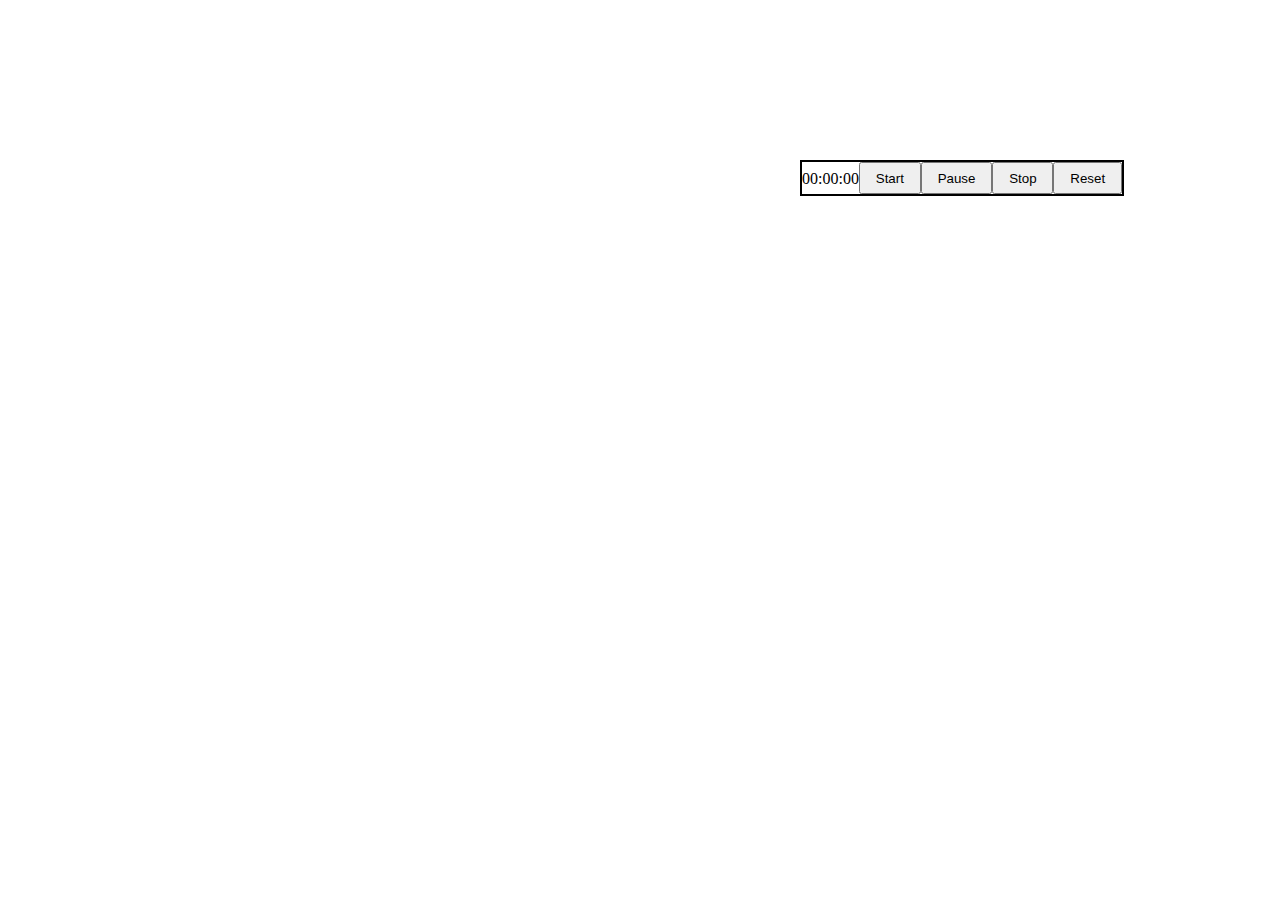
<file: block17/index.html>
<!DOCTYPE html>
<html lang="en">
<head>
    <meta charset="UTF-8">
    <meta name="viewport" content="width=device-width, initial-scale=1.0">
    <title>Time</title>
    <link rel="stylesheet" href="style.css">
    <script src="EventSource.js" type="module"></script>
    <script src="timer.js" type="module"></script>
    <script src="script.js" type="module"></script>
    <script src="index.js" type="module"></script>
</head>
<body>
    <div class="timer">
        <span>00:00:09</span>
        <button date-action="start" class="timer__btn">Start</button>
        <button class="timer__btn">Pause</button>
        <button date-action="stop" class="timer__btn">Stop</button>
        <button class="timer__btn">Reset</button>
    </div>
</body>
</html>
</file>
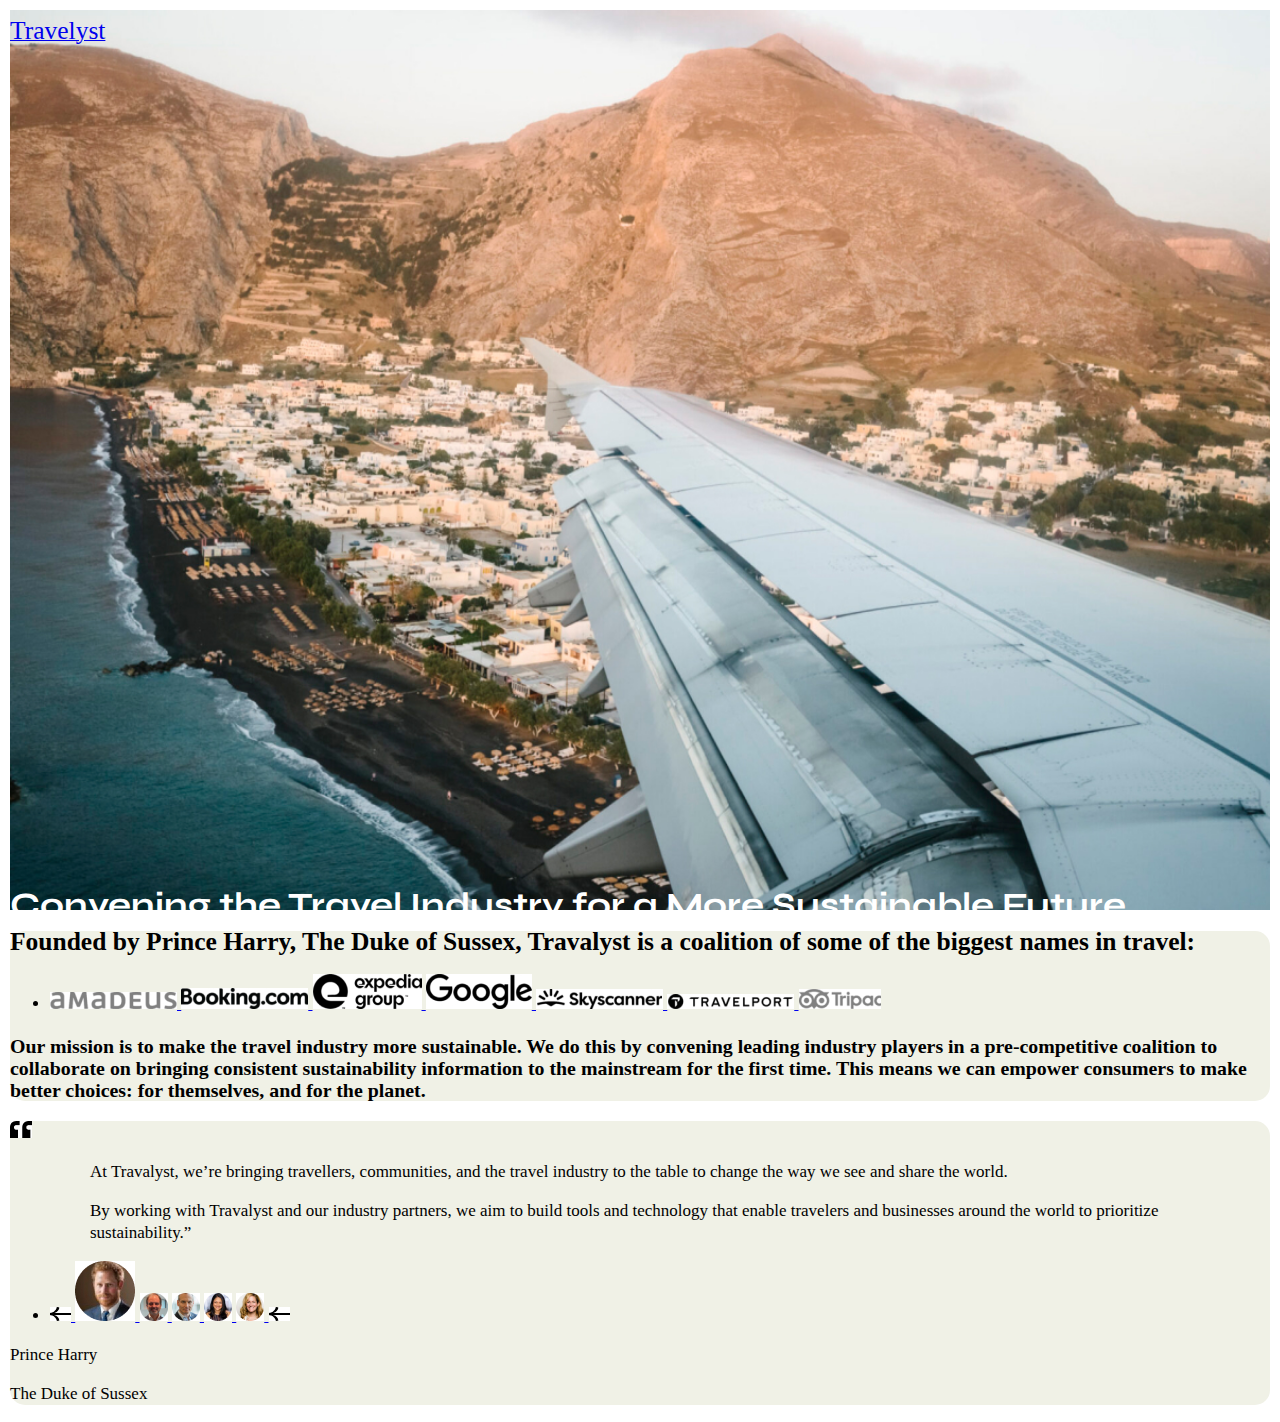
<file: block3/index.html>
<!DOCTYPE html>
<html lang="en">
  <head>
    <meta charset="UTF-8" />
    <meta name="viewport" content="width=device-width, initial-scale=1.0" />
    <title>Travelyst</title>
    <link rel="preconnect" href="https://fonts.googleapis.com" />
    <link rel="preconnect" href="https://fonts.gstatic.com" crossorigin />
    <link rel="stylesheet" href="index.css" />
  </head>
  <body>
    <header>
      <div class="div--header">
        <a href="/" class="link--logo"><span>Travelyst</span></a>
        <img class="firstImage" alt="" src="img/firstImage.jpg" width="100%" />
        <h1>Convening the Travel Industry for a More Sustainable Future</h1>
      </div>
    </header>
    <main>
      <section class="section--1">
        <h2>Founded by Prince Harry, The Duke of Sussex, Travalyst is a coalition of some of the biggest names in travel:</h2>
        <ul>
          <li>
            <a href="/">
              <img src="img/amadeus.jpg" />
              <img src="img/booking.jpg" />
              <img src="img/expedia.jpg" />
              <img src="img/google.jpg" />
              <img src="img/skys.jpg" />
              <img src="img/travelPort.jpg" />
              <img src="img/tripaa.jpg" />
            </a>
          </li>
        </ul>
        <h3>
          Our mission is to make the travel industry more sustainable. We do this by convening leading industry players in a pre-competitive coalition to collaborate on bringing consistent
          sustainability information to the mainstream for the first time. This means we can empower consumers to make better choices: for themselves, and for the planet.
        </h3>
      </section>
      <section class="section--2">
        <img src="img/quotes.jpg" />
        <figure>
          <blockquote>
            <p>At Travalyst, we’re bringing travellers, communities, and the travel industry to the table to change the way we see and share the world.</p>
            <p>By working with Travalyst and our industry partners, we aim to build tools and technology that enable travelers and businesses around the world to prioritize sustainability.”</p>
          </blockquote>
        </figure>
        <ul>
          <li>
            <a href="/">
              <img src="img/arrow.jpg" class="arrowLeft" alt="" />
            </a>
            <a href="/">
              <img src="img/firstPerson.jpg" alt="" class="person" />
            </a>
            <a href="/">
              <img src="img/secondPerson.jpg" alt="" class="person" />
            </a>
            <a href="/">
              <img src="img/thirdPerson.jpg" alt="" class="person" />
            </a>
            <a href="/">
              <img src="img/fourthPerson.jpg" alt="" class="person" />
            </a>
            <a href="/">
              <img src="img/fifthPerson.jpg" alt="" class="person" />
            </a>
            <a href="/">
              <img src="img/arrow.jpg" class="arrowRight" alt="" />
            </a>
          </li>
        </ul>
        <p>Prince Harry</p>
        <p>The Duke of Sussex</p>
      </section>
      <section class="section--3"></section>
    </main>
  </body>
</html>
</file>
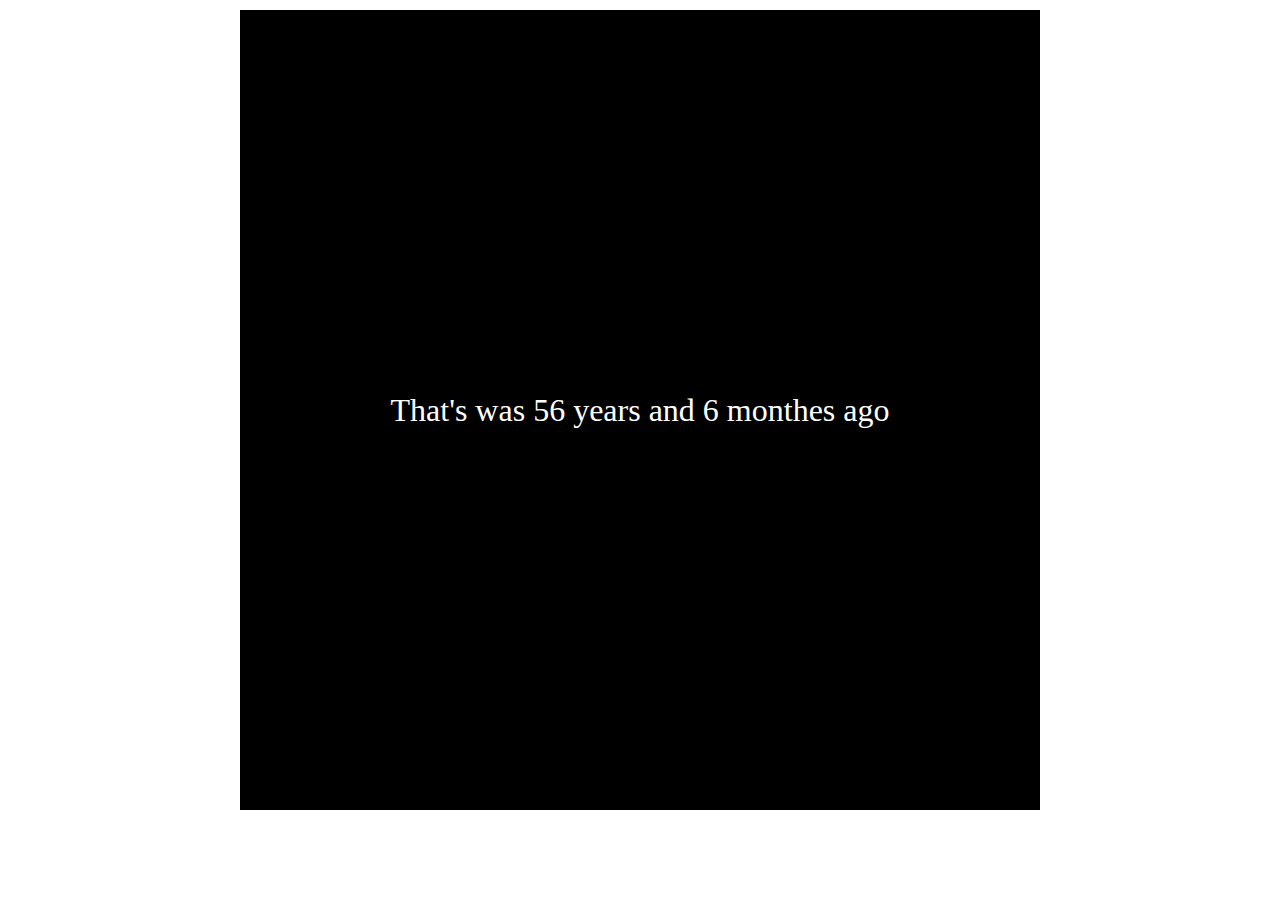
<file: timeToDay/index.html>
<!DOCTYPE html>
<html lang="en">
<head>
    <meta charset="UTF-8">
    <meta name="viewport" content="width=device-width, initial-scale=1.0">
    <title>Date</title>
    <link rel="stylesheet" href="style.css">
    <script src="script.js" defer></script>
</head>
<body>
    <main>
        <div class="div--date">
            <p id="date">Hello World</p>
        </div>
    </main> 
</body>
</html>
</file>
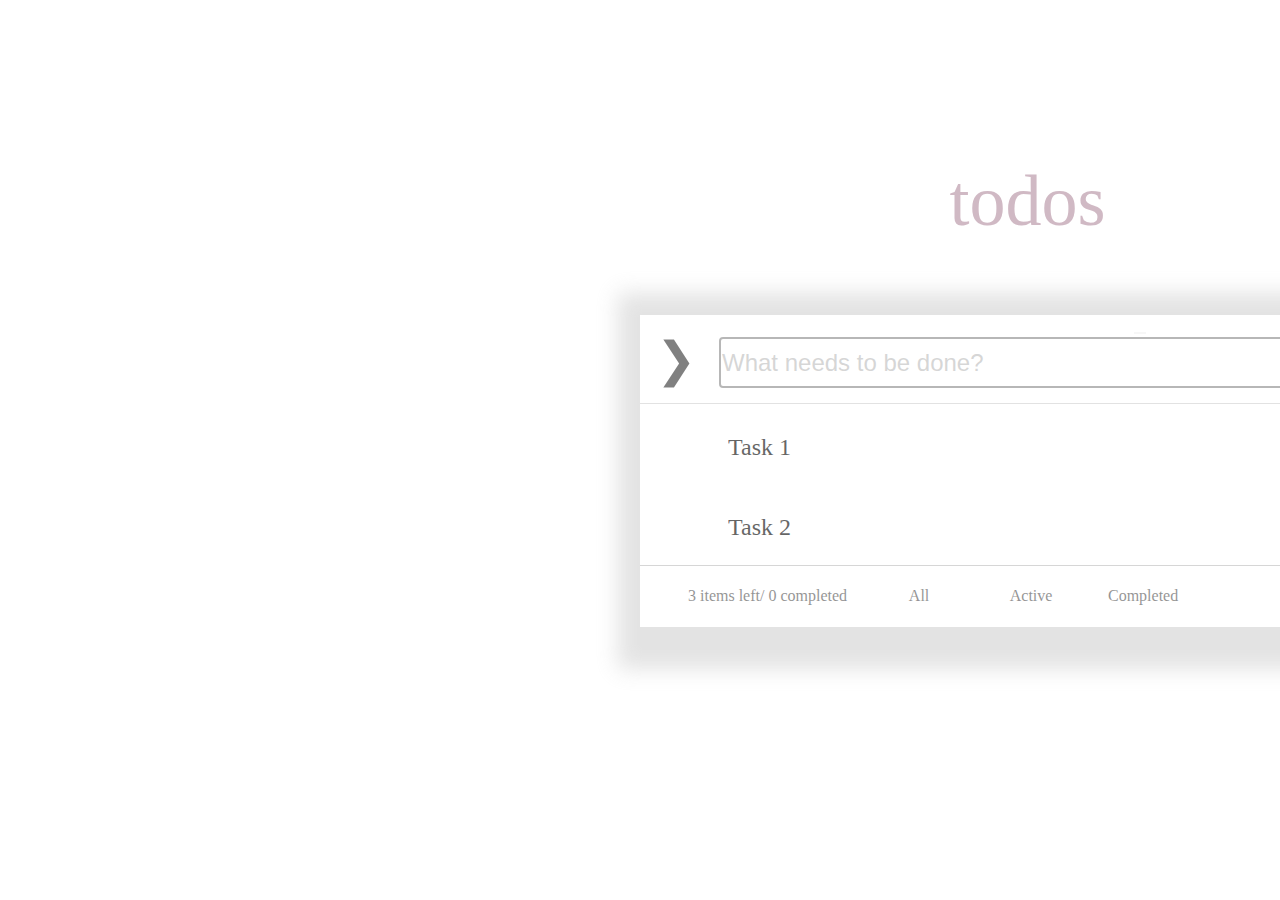
<file: toDoList/index.html>
<!DOCTYPE html>
<html lang="en">
<head>
    <meta charset="UTF-8">
    <meta name="viewport" content="width=device-width, initial-scale=1.0">
    <title>Document</title>
    <link rel="stylesheet" href="styles/style.css">
    <script src="./scripts/app.js" type="module"></script>
</head>
<body>
    <p class="todos">todos</p>
    <div class="main-div">
        <form class="first-div">
            <label placeholder="write something here" type="checkbox">
            <input type="checkbox" name="complete" class="complete-all">
            <span></span>
            </label>
            <input required
            class="new-todo"
            placeholder="What needs to be done?"
            autofocus=""
            name="task"
            aria-label="What needs to be done?">
            <button class="visually-hidden submit" type="submit">Add</button>
        </form>
        <div class="second-div">
            <a href="/"></a>
            <p class="task-p">Task 1</p>
        </div>
        <div class="second-div">
            <a href="/"></a>
            <p class="task-p">Task 2</p>
        </div>
        <div class="under-div">
            <div class="items" href="/">3 items left/ 0 completed</div>
            <a href="/"><div>All</div></a>
            <a href="/"><div>Active</div></a>
            <a href="/"><div>Completed</div></a>
        </div>
    </div>
</body>
</html>
</file>
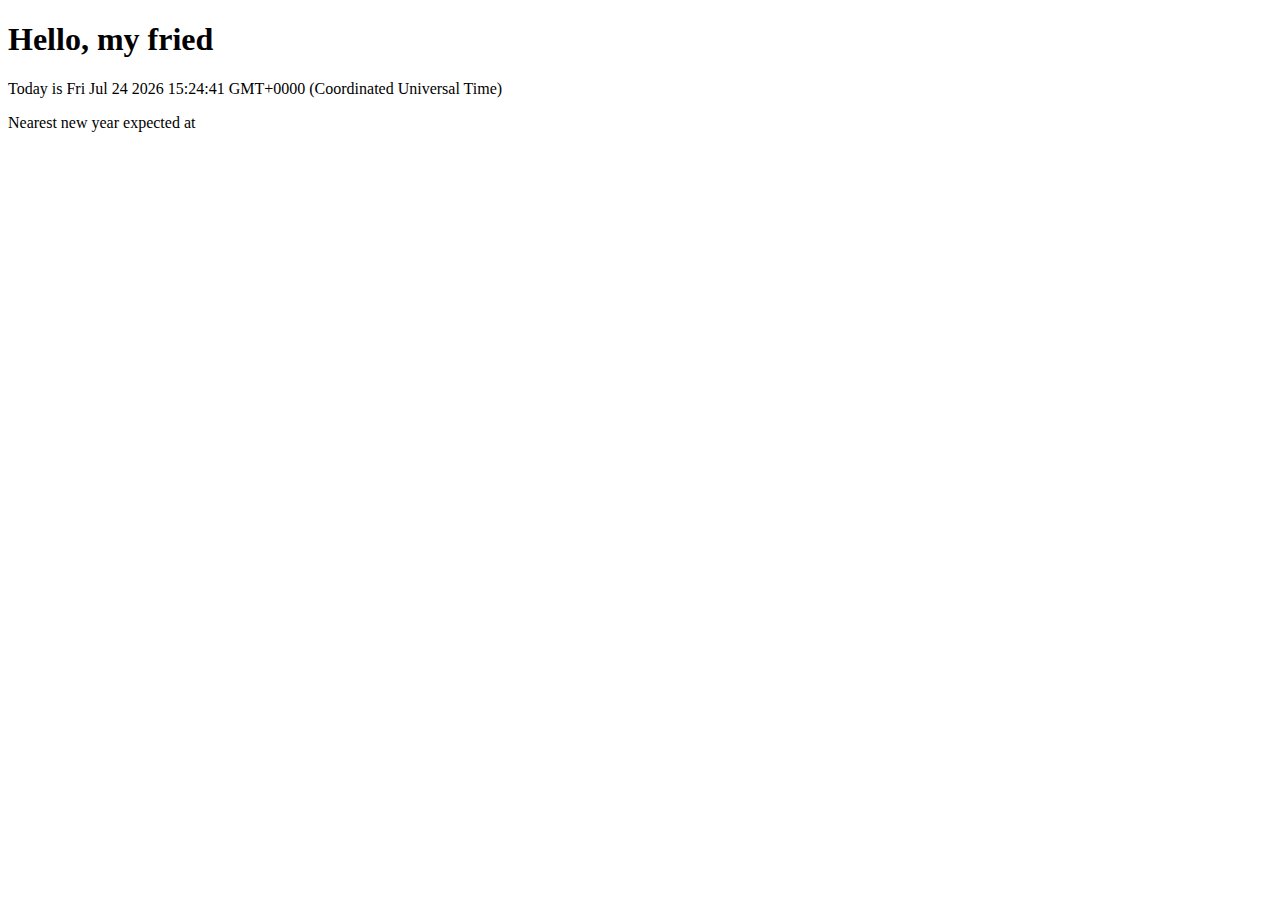
<file: block13/lesson2.html>
<!DOCTYPE html>
<html lang="en">
  <head>
    <meta charset="UTF-8" />
    <meta name="viewport" content="width=device-width, initial-scale=1.0" />
    <title>Document</title>
    <script src="lesson2.js" defer></script>
  </head>
  <body>
    <div class="b-page_newyear"></div>
    <main>
      <h1>Hello, my fried</h1>
      <p class="current-day">Today is <span></span></p>
      <p class="new-year">Nearest new year expected at <span></span></p>
    </main>
  </body>
</html>
</file>
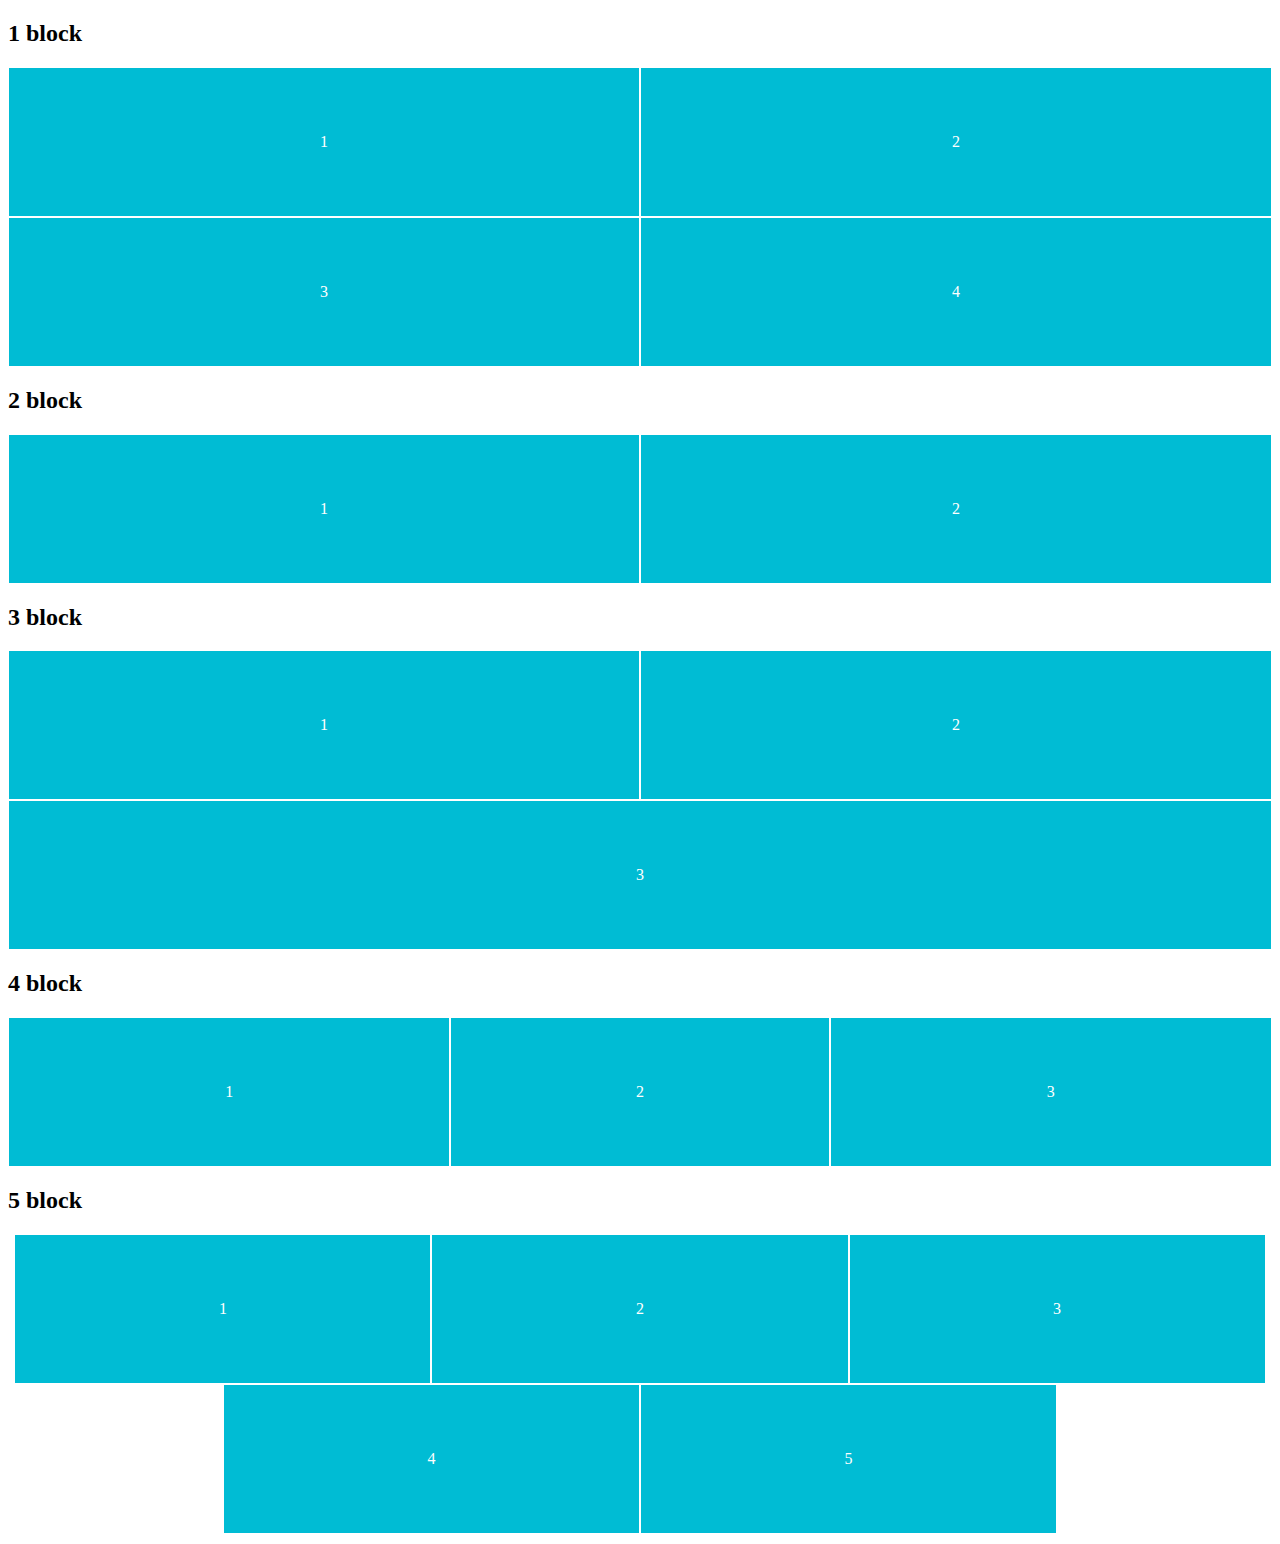
<file: block5/media-queries-practice.html>
<!DOCTYPE html>
<html lang="en">
  <head>
    <meta charset="UTF-8" />
    <meta content="width=device-width, initial-scale=1.0" name="viewport" />
    <meta content="ie=edge" http-equiv="X-UA-Compatible" />
    <title>Media Queries Practice</title>   
    <link rel="stylesheet" href="style.css" />
  </head>
  <body>
    <main>
      <h2>1 block</h2>
      <div class="first block">
        <div class="colored">
          <div class="inside">
            <div class="text">1</div>
          </div>
        </div>
        <div class="colored">
          <div class="inside">
            <div class="text">2</div>
          </div>
        </div>
        <div class="colored">
          <div class="inside">
            <div class="text">3</div>
          </div>
        </div>
        <div class="colored">
          <div class="inside">
            <div class="text">4</div>
          </div>
        </div>
      </div>

      <h2>2 block</h2>
      <div class="second block">
        <div class="colored">
          <div class="inside">
            <div class="text">1</div>
          </div>
        </div>
        <div class="colored">
          <div class="inside">
            <div class="text">2</div>
          </div>
        </div>
      </div>

      <h2>3 block</h2>
      <div class="third block">
        <div class="colored">
          <div class="inside">
            <div class="text">1</div>
          </div>
        </div>
        <div class="colored">
          <div class="inside">
            <div class="text">2</div>
          </div>
        </div>
        <div class="colored">
          <div class="inside">
            <div class="text">3</div>
          </div>
        </div>
      </div>

      <h2>4 block</h2>
      <div class="fourth block">
        <div class="colored">
          <div class="inside">
            <div class="text">1</div>
          </div>
        </div>
        <div class="colored">
          <div class="inside">
            <div class="text">2</div>
          </div>
        </div>
        <div class="colored">
          <div class="inside">
            <div class="text">3</div>
          </div>
        </div>
      </div>

      <h2>5 block</h2>
      <div class="fifth block">
        <div class="colored">
          <div class="inside">
            <div class="text">1</div>
          </div>
        </div>
        <div class="colored">
          <div class="inside">
            <div class="text">2</div>
          </div>
        </div>
        <div class="colored">
          <div class="inside">
            <div class="text">3</div>
          </div>
        </div>
        <div class="colored">
          <div class="inside">
            <div class="text">4</div>
          </div>
        </div>
        <div class="colored">
          <div class="inside">
            <div class="text">5</div>
          </div>
        </div>
      </div>
    </main>
  </body>
</html>
</file>
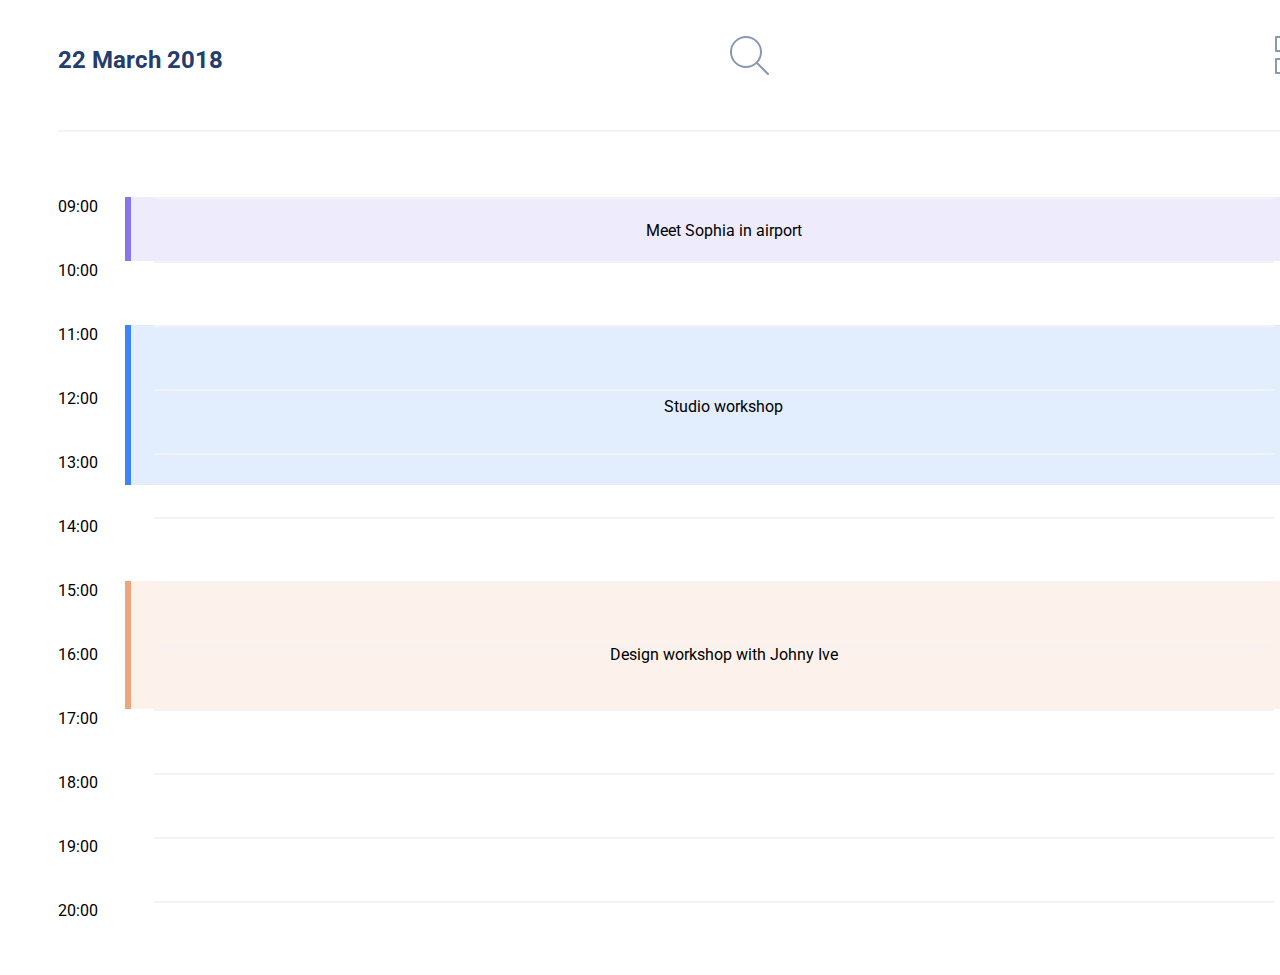
<file: calendar/calendar.html>
<!DOCTYPE html>
<html lang="en">
  <head>
    <meta charset="UTF-8" />
    <meta name="viewport" content="width=device-width, initial-scale=1.0" />
    <link rel="stylesheet" href="style.css" />
    <title>Calendar</title>
    <script src="script.js" defer></script>
  </head>
  <body>
    <main class="main">
      <nav class="navigation--menu">
        <div>
          <h2 class="today">22 March 2018</h2>
        </div>
        <div class="search-icon">
          <a href="/">
            <svg width="39" height="39" viewBox="0 0 39 39" fill="none" xmlns="http://www.w3.org/2000/svg">
            <path d="M38 38L27 27" stroke="#8998B4" stroke-width="2" stroke-linecap="round" stroke-linejoin="round" />
            <path
              fill-rule="evenodd"
              clip-rule="evenodd"
              d="M16 31C24.2843 31 31 24.2843 31 16C31 7.71573 24.2843 1 16 1C7.71573 1 1 7.71573 1 16C1 24.2843 7.71573 31 16 31Z"
              stroke="#8998B4"
              stroke-width="2"
              stroke-linecap="round"
              stroke-linejoin="round" />
          </a>
        </div>
        <div class="layout">
          <a href="/">
            <svg width="38" height="38" viewBox="0 0 38 38" fill="none" xmlns="http://www.w3.org/2000/svg">
              <path fill-rule="evenodd" clip-rule="evenodd" d="M1 1H15V15H1V1Z" stroke="#8998B4" stroke-width="2" stroke-linecap="round" stroke-linejoin="round"/>
              <path fill-rule="evenodd" clip-rule="evenodd" d="M23 1H37V15H23V1Z" stroke="#8998B4" stroke-width="2" stroke-linecap="round" stroke-linejoin="round"/>
              <path fill-rule="evenodd" clip-rule="evenodd" d="M1 23H15V37H1V23Z" stroke="#8998B4" stroke-width="2" stroke-linecap="round" stroke-linejoin="round"/>
              <path fill-rule="evenodd" clip-rule="evenodd" d="M23 23H37V37H23V23Z" stroke="#8998B4" stroke-width="2" stroke-linecap="round" stroke-linejoin="round"/>
            </svg>
          </a>
        </div>
      </nav>
      <div class="line">
        <svg height="2" viewBox="0 0 1255 2" fill="none" xmlns="http://www.w3.org/2000/svg">
        <path fill-rule="evenodd" clip-rule="evenodd" d="M0 0H1255V2H0V0Z" fill="#F3F3F3"/>
        </svg>
      </div>
      <div class="main--part">
        <div class="main--time">
          <div class="time">
            <div><span>09:00</span></div>
          </div>
          <div class="time">
            <div><span>10:00</span></div>
          </div>
          <div class="time">
            <div><span>11:00</span></div>
          </div>
          <div class="time">
            <div><span>12:00</span></div>
          </div>
          <div class="time">
            <div><span>13:00</span></div>
          </div>
          <div class="time">
            <div><span>14:00</span></div>
          </div>
          <div class="time">
            <div><span>15:00</span></div>
          </div>
          <div class="time">
            <div><span>16:00</span></div>
          </div>
          <div class="time">
            <div><span>17:00</span></div>
          </div>
          <div class="time">
            <div><span>18:00</span></div>
          </div>
          <div class="time">
            <div><span>19:00</span></div>
          </div>
          <div class="time">
            <div><span>20:00</span></div>
          </div>
        </div>
        <div class="notice">
          <div class="div--sophia"><div class="sophia">Meet Sophia in airport</div></div>
          <div class="div--studio"><div class="studio">Studio workshop</div></div>
          <div class="div--johny"><div class="johny">Design workshop with Johny Ive</div></div>
        </div>
        <div class="main--line">
          <div>
          <svg width="1312" height="2" viewBox="0 0 1120 2" fill="none">
<path fill-rule="evenodd" clip-rule="evenodd" d="M0 0H1120V2H0V0Z" fill="#F3F3F3"/>
</svg></div>
        <div><svg width="1312" height="2" viewBox="0 0 1120 2" fill="none">
<path fill-rule="evenodd" clip-rule="evenodd" d="M0 0H1120V2H0V0Z" fill="#F3F3F3"/>
</svg></div>
        <div><svg width="1312" height="2" viewBox="0 0 1120 2" fill="none">
<path fill-rule="evenodd" clip-rule="evenodd" d="M0 0H1120V2H0V0Z" fill="#F3F3F3"/>
</svg></div>
        <div><svg width="1312" height="2" viewBox="0 0 1120 2" fill="none">
<path fill-rule="evenodd" clip-rule="evenodd" d="M0 0H1120V2H0V0Z" fill="#F3F3F3"/>
</svg></div>
        <div><svg width="1312" height="2" viewBox="0 0 1120 2" fill="none">
<path fill-rule="evenodd" clip-rule="evenodd" d="M0 0H1120V2H0V0Z" fill="#F3F3F3"/>
</svg></div>
        <div><svg width="1312" height="2" viewBox="0 0 1120 2" fill="none">
<path fill-rule="evenodd" clip-rule="evenodd" d="M0 0H1120V2H0V0Z" fill="#F3F3F3"/>
</svg></div>
        <div><svg width="1312" height="2" viewBox="0 0 1120 2" fill="none">
<path fill-rule="evenodd" clip-rule="evenodd" d="M0 0H1120V2H0V0Z" fill="#F3F3F3"/>
</svg></div>
        <div><svg width="1312" height="2" viewBox="0 0 1120 2" fill="none">
<path fill-rule="evenodd" clip-rule="evenodd" d="M0 0H1120V2H0V0Z" fill="#F3F3F3"/>
</svg></div>
        <div><svg width="1312" height="2" viewBox="0 0 1120 2" fill="none">
<path fill-rule="evenodd" clip-rule="evenodd" d="M0 0H1120V2H0V0Z" fill="#F3F3F3"/>
</svg></div>
        <div><svg width="1312" height="2" viewBox="0 0 1120 2" fill="none">
<path fill-rule="evenodd" clip-rule="evenodd" d="M0 0H1120V2H0V0Z" fill="#F3F3F3"/>
</svg></div>
        <div><svg width="1312" height="2" viewBox="0 0 1120 2" fill="none">
<path fill-rule="evenodd" clip-rule="evenodd" d="M0 0H1120V2H0V0Z" fill="#F3F3F3"/>
</svg></div>
        <div><svg width="1312" height="2" viewBox="0 0 1120 2" fill="none">
<path fill-rule="evenodd" clip-rule="evenodd" d="M0 0H1120V2H0V0Z" fill="#F3F3F3"/>
</svg></div>
        </div>
      </div>
    </main>
    <aside class="aside">
      <div class="aside--section">
        <div class="aside--div--time">
          <button class="button__calendar calendar__btn--prev">
            <svg width="20" height="38" viewBox="0 0 20 38" fill="none" xmlns="http://www.w3.org/2000/svg">
            <path d="M19 1L1 19L19 37" stroke="white" stroke-width="2" stroke-linecap="round" stroke-linejoin="round"/>
            </svg>
          </button>
          <div class="aside--time"><a class="aside--time-link" href="/">March 2018</a></div>
          <button class="button__calendar calendar__btn--next">
            <svg width="20" height="38" viewBox="0 0 20 38" fill="none" xmlns="http://www.w3.org/2000/svg">
            <path d="M1 1L19 19L1 37" stroke="white" stroke-width="2" stroke-linecap="round" stroke-linejoin="round"/>
            </svg>
          </button>
        </div>
        <div class="first--aside--line">
          <svg width="432" height="2" viewBox="0 0 600 2" fill="none" xmlns="http://www.w3.org/2000/svg">
          <path opacity="0.17" fill-rule="evenodd" clip-rule="evenodd" d="M0 0H599V2H0V0Z" fill="black"/>
          </svg>
        </div>
        <div class="calendar__div">
          <ul class="week">
            <li class="day__of--week">Mo</li>
            <li class="day__of--week">Tu</li>
            <li class="day__of--week">Wed</li>
            <li class="day__of--week">Th</li>
            <li class="day__of--week">Fr</li>
            <li class="day__of--week">Sa</li>
            <li class="day__of--week">Sun</li>
          </ul>
          <ul class="calendar">
            <li class="calendar__day">
              <a class="calendar__day-link">26</a>
            </li>
            <li class="calendar__day">
              <a class="calendar__day-link">27</a>
            </li>
            <li class="calendar__day">
              <a class="calendar__day-link">28</a>
            </li>
            <li class="calendar__day">
              <a class="calendar__day-link">29</a>
            </li>
            <li class="calendar__day">
              <a class="calendar__day-link">30</a>
            </li>
            <li class="calendar__day">
              <a class="calendar__day-link">1</a>
            </li>
            <li class="calendar__day">
              <a class="calendar__day-link">2</a>
            </li>
            <li class="calendar__day">
              <a class="calendar__day-link">3</a>
            </li>
            <li class="calendar__day">
              <a class="calendar__day-link">4</a>
            </li>
            <li class="calendar__day">
              <a class="calendar__day-link">5</a>
            </li>
            <li class="calendar__day">
              <a class="calendar__day-link">6</a>
            </li>
            <li class="calendar__day">
              <a class="calendar__day-link">7</a>
            </li>
            <li class="calendar__day">
              <a class="calendar__day-link">8</a>
            </li>
            <li class="calendar__day">
              <a class="calendar__day-link">9</a>
            </li>
            <li class="calendar__day">
              <a class="calendar__day-link"></a>
            </li>
            <li class="calendar__day">
              <a class="calendar__day-link"></a>
            </li>
            <li class="calendar__day">
              <a class="calendar__day-link"></a>
            </li>
            <li class="calendar__day">
              <a class="calendar__day-link"></a>
            </li>
            <li class="calendar__day">
              <a class="calendar__day-link"></a>
            </li>
            <li class="calendar__day">
              <a class="calendar__day-link"></a>
            </li>
            <li class="calendar__day">
              <a class="calendar__day-link"></a>
            </li>
            <li class="calendar__day">
              <a class="calendar__day-link"></a>
            </li>
            <li class="calendar__day">
              <a class="calendar__day-link"></a>
            </li>
            <li class="calendar__day">
              <a class="calendar__day-link"></a>
            </li>
            <li class="calendar__day">
              <a class="calendar__day-link"></a>
            </li>
            <li class="calendar__day">
              <a class="calendar__day-link"></a>
            </li>
            <li class="calendar__day">
              <a class="calendar__day-link"></a>
            </li>
            <li class="calendar__day">
              <a class="calendar__day-link"></a>
            </li>
            <li class="calendar__day">
              <a class="calendar__day-link"></a>
            </li>
            <li class="calendar__day">
              <a class="calendar__day-link"></a>
            </li>
            <li class="calendar__day">
              <a class="calendar__day-link"></a>
            </li>
            <li class="calendar__day">
              <a class="calendar__day-link"></a>
            </li>
            <li class="calendar__day">
              <a class="calendar__day-link"></a>
            </li>
            <li class="calendar__day">
              <a class="calendar__day-link"></a>
            </li>
            <li class="calendar__day">
              <a class="calendar__day-link"></a>
            </li>
            <li class="calendar__day">
              <a class="calendar__day-link"></a>
            </li>
            <li class="calendar__day">
              <a class="calendar__day-link"></a>
            </li>
            <li class="calendar__day">
              <a class="calendar__day-link"></a>
            </li>
            <li class="calendar__day">
              <a class="calendar__day-link"></a>
            </li>
            <li class="calendar__day">
              <a class="calendar__day-link"></a>
            </li>
            <li class="calendar__day">
              <a class="calendar__day-link"></a>
            </li>
            <li class="calendar__day">
              <a class="calendar__day-link"></a>
            </li>
          </ul>
        </div>
        <div class="second--aside--line">
          <svg width="432" height="2" viewBox="0 0 600 2" fill="none" xmlns="http://www.w3.org/2000/svg">
          <path opacity="0.17" fill-rule="evenodd" clip-rule="evenodd" d="M0 0H599V2H0V0Z" fill="black"/>
          </svg>
        </div>
        <div class="name--categories">Your categories</div>
        <div class="first--categories">
          <div class="finance">
            <div>
              <a href="/" >FINANCE</a>
            </div>
          </div>
          <div class="management">
            <div><a href="/">MANAGEMENT</a></div>
          </div>
        </div>
        <div class="second--categories">
          <div class="design">
            <div>
              <a href="/">DESIGN</a>
            </div>
          </div>
        </div>
      </div>
    </aside>
  </body>
</html>
</file>
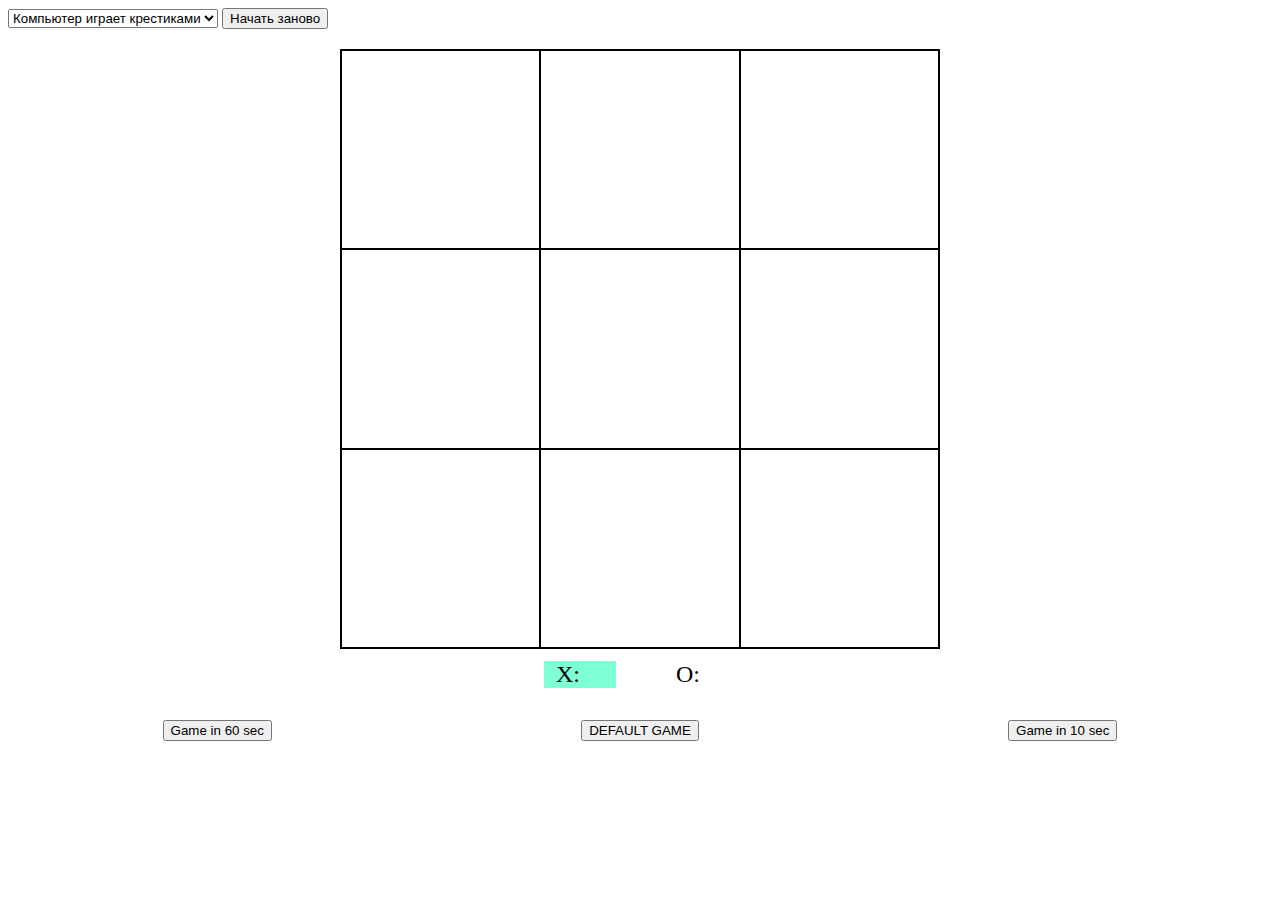
<file: Cross_and_Zero/cross.html>
<!DOCTYPE html>
<html lang="ru">
<head>
    <meta charset="UTF-8">
    <meta name="viewport" content="width=device-width, initial-scale=1.0">
    <title>Cross</title>
    <link rel="stylesheet" href="cross.css">
    <script src="app.js" type="module"></script>
</head>
<body>
    <form noValidate class="game actions">
        <select name="robotName">
            <option value="human">Играть с человеком</option>
            <option selected value="X">Компьютер играет крестиками</option>
            <option value="O">Компьютер играет ноликами</option>
            <option value="computer">Компьютер играет сам</option>
        </select>
        <button
            type="submit"
            class="action action--start">
            Начать заново
        </button>
    </form>
    <div class="game cross">
        <div class="cross__board">
            <div class="cross__board--row">
                <div class="cross__board-item" data-row="0" data-column="0">
                    <svg class="x cross__board-item-el" viewBox="0 0 80 80">
                        <line class="x__line1" x1="20" y1="10" x2="60" y2="70"/>
                        <line class="x__line2" x1="60" y1="10" x2="20" y2="70"/>
                    </svg>
                </div>
                <div class="cross__board-item" data-row="0" data-column="1">
                    <svg class="o cross__board-item-el" viewBox="0 0 80 80">
                        <ellipse cx="40" cy="40" rx="20" ry="30"/>
                    </svg>
                </div>
                <div class="cross__board-item" data-row="0" data-column="2"></div>
            </div>
            <div class="cross__board--row">
                <div class="cross__board-item"></div>
                <div class="cross__board-item"></div>
                <div class="cross__board-item"></div>
            </div>
            <div class="cross__board--row">
                <div class="cross__board-item"></div>
                <div class="cross__board-item"></div>
                <div class="cross__board-item"></div>
            </div>
            <svg class="win-lines-wrapper" viewBox="0 0 300 300">
                <!-- <line class="win-line" x1="10" x2="290" y1="50" y2="50"/>
                <line class="win-line" x1="10" x2="290" y1="150" y2="150"/>
                <line class="win-line" x1="10" x2="290" y1="250" y2="250"/>
                <line class="win-line" x1="50" x2="50" y1="10" y2="290"/>
                <line class="win-line" x1="150" x2="150" y1="10" y2="290"/>
                <line class="win-line" x1="250" x2="250" y1="10" y2="290"/>
                <line class="win-line win-line--diagonal" x1="10" x2="290" y1="10" y2="290"/>
                <line class="win-line win-line--diagonal" x1="10" x2="290" y1="290" y2="10"/> -->
            </svg>
        </div>
        <div class="timers">
            <div class="x timer timer--active">
                X: <span class="timer timer__value_x">00:00</span>
            </div>
            <div class="o timer">
                O: <span class="timer timer__value_o">00:00</span>
            </div>
        </div>
        <div class="choose_time">
            <button type="submit" class="big-game">Game in 60 sec</button>
            <button type="submit" class="default-game">DEFAULT GAME</button>
            <button type="submit" class="little-game">Game in 10 sec</button>
        </div>
    </div>
</body>
</html>
</file>
<file: block17/style.css>
body {
    margin: 0px;
    display: flex;
}

.timer {
    height: 2em;
    width: 20em;
    margin-top: 10em;
    margin-left: 50em;
    border: black solid 2px;
    display: flex;
}

.timer span {
    margin-top: 0.5em;
}

.timer button {
    flex-grow: 1;
}
</file>
<file: block3/index.css>
@import url("https://fonts.googleapis.com/css2?family=Syne&display=swap");

:root {
  font-style: normal;
  font-weight: 400;
  font-size: 17px;
  line-height: 22px;
}

body {
  margin: 10px;
  padding: 0px;
}

header {
}

h1 {
  position: absolute;
  font-family: "Syne", sans-serif;
  font-size: 2em;
  margin-top: 26em;
  color: white;
}

.div--header {
  display: flex;
  position: relative;
}

.firstImage {
  height: 100vh;
}

.link--logo {
  position: absolute;
  top: 10px;
}

.link--logo span {
  font-size: 1.5em;
}

section {
  margin-bottom: 6px;
  width: 100%;
  border-radius: 15px;
  background: #f0f1e6;
}
</file>
<file: timeToDay/style.css>
body {
    margin: 10px;
    display: flex;
    justify-content: center;
    align-items: center;
}

.div--date {
    height: 50em;
    width: 50em;
    justify-content: center;
    align-items: center;    
    display: flex;
    background-color: black;
}

.div--date p {
    color: white;
    font-size: 2em;
}
</file>
<file: toDoList/styles/style.css>
@charset "UTF-8";
body {
  margin-top: 10em;
  margin-left: 40em;
}
body .todos {
  font-size: 4.5em;
  margin-left: 4.3em;
  color: rgba(193, 162, 176, 0.751);
}
body .main-div {
  background-color: white;
  width: 50em;
  box-shadow: 10px 10px 20px 2em rgba(213, 213, 213, 0.654);
}
body .main-div .first-div {
  display: flex;
  border-bottom: solid 1px rgba(0, 0, 0, 0.228);
  padding: 1em;
  opacity: 0.5;
}
body .main-div .first-div label input {
  opacity: 0;
  position: absolute;
  width: 1em;
}
body .main-div .first-div label .complete-all:checked + span {
  color: #898989;
}
body .main-div .first-div label .complete-all + span:before {
  content: "❯";
  font-size: 3em;
}
body .main-div .first-div input {
  margin-top: 0.3em;
  margin-left: 1em;
  width: 100%;
  font-size: 1.5em;
  opacity: 0.6;
  border: none;
}
body .main-div .first-div .visually-hidden {
  width: 1px;
  height: 1px;
  overflow: hidden;
  position: absolute;
  margin: 1px;
  border: none;
  right: 10em;
}
body .second-div {
  display: flex;
  margin-top: 2em;
}
body .second-div a {
  width: 1.5em;
  height: 1.5em;
  margin-left: 2em;
  margin-right: 2em;
  border-radius: 50%;
  opacity: 0.5;
}
body .second-div a:hover {
  background-color: black;
}
body .second-div .task-p {
  opacity: 0.6;
  font-size: 1.5em;
  margin-top: -0.1em;
}
body .under-div {
  display: flex;
  border-top: solid 1px rgba(0, 0, 0, 0.228);
  opacity: 0.7;
  padding: 1em;
}
body .under-div .items {
  margin-top: 0.3em;
}
body .under-div a,
body .under-div .items {
  margin-left: 2em;
  opacity: 0.6;
  text-decoration: none;
  color: black;
}
body .under-div a div,
body .under-div .items div {
  width: 5em;
  height: 1.5em;
  text-align: center;
  padding-top: 0.3em;
}/*# sourceMappingURL=style.css.map */
</file>
<file: block5/style.css>
* {
  box-sizing: border-box;
}

.block {
  margin-bottom: 10px;
}

.block > div {
  background: #00bcd4;
  border: 1px solid #fff;
  height: 150px;
  color: #fff;
  display: block;
  width: 100%;
}

.inside {
  position: relative;
  height: 100%;
  overflow: hidden;
}

.text {
  position: absolute;
  transform: translate(-50%, -50%);
  left: 50%;
  top: 50%;
  z-index: 1;
}

.first,
.second,
.third,
.fourth,
.fifth {
  display: flex;
}

.first .colored,
.second .colored,
.fifth {
  flex-grow: 1;
}

.third .colored,
.fourth .colored {
  flex-basis: 25%;
}

.fourth .colored:nth-child(3) {
  flex-basis: 50%;
}

@media (width < 1800px) {
  .first,
  .third,
  .fourth,
  .fifth {
    display: flex;
    flex-wrap: wrap;
  }

  .first .colored {
    flex-basis: 40%;
  }

  .third .colored {
    flex-basis: 50%;
  }

  .third .colored:last-child {
    flex-basis: 100%;
  }

  .fourth .colored:nth-child(1),
  .fourth .colored:nth-child(3) {
    flex-basis: 35%;
  }

  .fourth .colored:nth-child(2) {
    flex-basis: 30%;
  }

  .fifth .colored {
    flex-basis: 33%;
  }

  .fifth {
    justify-content: center;
  }
}

@media (width < 1200px) {
  .third,
  .fifth {
    display: flex;
    flex-wrap: wrap;
  }

  .third .colored,
  .fifth .colored {
    flex-basis: 0;
    flex-grow: 1;
  }

  .fifth .colored:last-child {
    flex-basis: 100%;
  }
}

@media (width < 960px) {
  .third,
  .fourth,
  .fifth {
    display: flex;
    flex-wrap: wrap;
  }

  .fourth .colored:nth-child(1),
  .fourth .colored:nth-child(2),
  .fifth .colored {
    flex-basis: 50%;
  }

  .third .colored:first-child,
  .fourth .colored:last-child {
    flex-basis: 100%;
  }
}

@media (width < 768px) {
  .third,
  .fourth,
  .fifth {
    display: flex;
    flex-wrap: wrap;
  }

  .third .colored,
  .fourth .colored:nth-child(1),
  .fourth .colored:nth-child(2),
  .fifth .colored {
    flex-basis: 100%;
  }
}
</file>
<file: calendar/style.css>
@import url("https://fonts.googleapis.com/css2?family=Roboto:wght@100&display=swap");

body {
  margin: 10px;
  display: flex;
}

.main {
  flex-basis: 0;
  flex-grow: 1535;
  margin-left: 3em;
  margin-right: 3em;
}

.navigation--menu {
  display: flex;
  margin-top: 1em;
  margin-bottom: 1.5em;
}

.search-icon,
.layout {
  flex-grow: 1;
  margin-top: 10px;
  display: flex;
  justify-content: end;
}

.today {
  flex-grow: 20;
  color: #243d6f;
  font-family: "Roboto", sans-serif;
}

.main--line svg {
  position: absolute;
}

.line svg {
  background: #9c9898;
}

.main--part {
  margin-top: 3.8em;
  display: flex;
}

.main--part .main--time {
  flex-direction: column;
}

.main--part .time div {
  height: 4em;
  width: 38px;
  position: center;
  font-family: "Roboto", sans-serif;
}

.main--part .notice {
  margin-left: 2em;
  display: flex;
  flex-grow: 19;
  flex-direction: column;
  align-items: center;
}

.div--sophia {
  width: 100%;
  height: 4em;
  background: rgba(133, 118, 237, 0.15);
  text-align: center;
  border-left: 6px solid rgba(133, 118, 237, 1);
}

.sophia {
  margin-top: 1.5em;
  font-family: "Roboto", sans-serif;
}

.div--studio {
  margin-top: 4em;
  width: 100%;
  height: 10em;
  background: rgba(61, 131, 249, 0.15);
  text-align: center;
  border-left: 6px solid rgba(61, 131, 249, 1);
}

.studio {
  margin-top: 4.5em;
  font-family: "Roboto", sans-serif;
}

.div--johny {
  margin-top: 6em;
  width: 100%;
  height: 8em;
  background: rgba(238, 165, 124, 0.15);
  text-align: center;
  border-left: 6px solid rgba(238, 165, 124, 1);
}

.johny {
  margin-top: 4em;
  font-family: "Roboto", sans-serif;
}

.main--line {
  position: absolute;
  display: flex;
  flex-direction: column;
}

.main--line div {
  height: 4em;
}

.aside--section {
  padding: 2em;
  height: 850px;
  width: 27em;
  background: rgba(42, 46, 65, 0.7);
}

.aside--div--time {
  display: flex;
  justify-content: space-around;
  text-align: center;
  margin-bottom: 2em;
}

.aside--div--time .aside--time {
  margin-top: 0.5em;
  font-family: "Roboto", sans-serif;
  width: 320px;
}

.aside--time-link {
  color: #ffffff;
  text-decoration: none;
  font-size: 1.5em;
}

.aside {
  flex-basis: 0;
  flex-grow: 800;
  font-family: "Roboto", sans-serif;
}

.button__calendar {
  background: rgba(28, 26, 26, 0.15);
  cursor: pointer;
}

.aside .calendar__div {
  width: 100%;
  height: 400px;
  font-family: "Roboto", sans-serif;
  color: rgba(255, 255, 255, 1);
}

.week {
  cursor: default;
}

.calendar__div ul {
  margin: 0;
  margin-top: 10px;
  display: grid;
  list-style-type: none;
  grid-template-columns: 3em 3em 3em 3em 3em 3em 3em;
  gap: 4px;
  text-align: center;
}

.calendar__div li {
  height: 53px;
  text-decoration: none;
}

.calendar__day-link {
  color: white;
  text-decoration: none;
  vertical-align: middle;
}

.calendar__day--not-in-month {
  opacity: 0.5;
}

.calendar__day--current {
  background-color: #1b60d6;
  border-radius: 50%;
}

.calendar__shown--day {
  background-color: rgb(1, 64, 173);
  border-radius: 50%;
}

.calendar__day:hover {
  background: #3c82f9;
  border-radius: 50%;
  transition: background-color 0.6s linear 0s;
}

.name--categories {
  margin-top: 50px;
  font-family: "Roboto", sans-serif;
  color: rgba(255, 255, 255, 1);
}

.first--categories {
  margin-top: 20px;
  display: flex;
  justify-content: space-between;
}

.first--categories div {
  width: 200px;
  height: 80px;
  color: rgba(255, 255, 255, 1);
  border-radius: 12px;
  text-align: center;
}

.first--categories div div {
  padding-top: 2em;
}

.first--categories .finance {
  background: #8576ed;
  font-family: "Roboto", sans-serif;
  transition: background-color 0.6s linear 0s;
}

.first--categories .finance:hover {
  background: #4c3bbb;
}

.first--categories .finance a {
  color: white;
  text-decoration: none;
}

.first--categories .management {
  background: #f39946;
  font-family: "Roboto", sans-serif;
  transition: background-color 0.6s linear 0s;
}

.first--categories .management:hover {
  background: rgb(167, 96, 30);
}

.first--categories .management a {
  color: white;
  text-decoration: none;
}

.second--categories div {
  margin-top: 30px;
  width: 200px;
  height: 80px;
  color: rgba(255, 255, 255, 1);
  border-radius: 12px;
  text-align: center;
}

.second--categories div div {
  padding-top: 2em;
}

.second--categories .design {
  background: #ff467e;
  font-family: "Roboto", sans-serif;
  transition: background-color 0.6s linear 0s;
}

.second--categories .design:hover {
  background-color: #b71244;
}

.second--categories .design a {
  color: white;
  text-decoration: none;
}
</file>
<file: Cross_and_Zero/cross.css>
.cross {
    margin: 20px auto;
}

.cross__board {
    display: flex;
    flex-direction: column;

    max-width: 600px;
    width: 100%;
    border: 1px solid black;

    margin: 0 auto;

    box-sizing: border-box;

    position: relative;
}

.cross__board--row {
    display: flex;
    flex-direction: row;

    width: 100%;

    box-sizing: border-box;
}

.cross__board-item {
    position: relative;
    flex: 1 0 33%;

    padding-top: 33%;
    height: 0;

    border: 1px solid black;

    box-sizing: border-box;
}

.x, .o {
    stroke: black;
    stroke-width: 7;
    stroke-linecap: round;
}

.o {
    fill: none;
    stroke-dasharray: 200;

    animation: a-o 2s linear 0s 1 normal backwards;
}

.x__line1,
.x__line2 {
    animation: a-x 1s linear 0s 1 normal backwards;
    stroke-dasharray: 73;
}

.x__line2 {
    animation-delay: 1s;
}

@keyframes a-x {
    from {
        stroke-dashoffset: 73;
    }
    to {
        stroke-dashoffset: 0;
    }
}

@keyframes a-o {
    from {
        stroke-dashoffset: 200;
    }
    to {
        stroke-dashoffset: 0;
    }
}

.cross__board-item-el {
    position: absolute;

    width: 80%;
    height: 80%;

    top: 10%;
    left: 10%;
}

.cross__board-item:hover {
    background-color: rgba(155, 224, 250, 0.16);
    cursor: pointer;
}

.win-lines-wrapper {
    position: absolute;
    top: 0;
    left: 0;

    display: block;
    width: 100%;
    aspect-ratio: 1;

    pointer-events: none;
}

.win-line {
    stroke: yellow;
    stroke-width: 5;
    stroke-linecap: round;
    stroke-dasharray: var(--line-width);
    --line-width: 280;
    animation: a-win-line 2s linear 0s 1 normal backwards;
}

.win-line--diagonal {
    --line-width: 397;
}

@keyframes a-win-line {
    from {
        stroke-dashoffset: var(--line-width);
    }
    to {
        stroke-dashoffset: 0;
    }
}

.timers {
    display: flex;
    justify-content: center;
    margin: .5em;
    font-size: 1.5em;
    gap: 2em;
}

.timer {
    padding: 0 .5em;
}

.timer--active {
    background-color: aquamarine;
}

.choose_time {
    margin-top: 2em;
    display: flex;
    justify-content: space-around;
}
</file>
